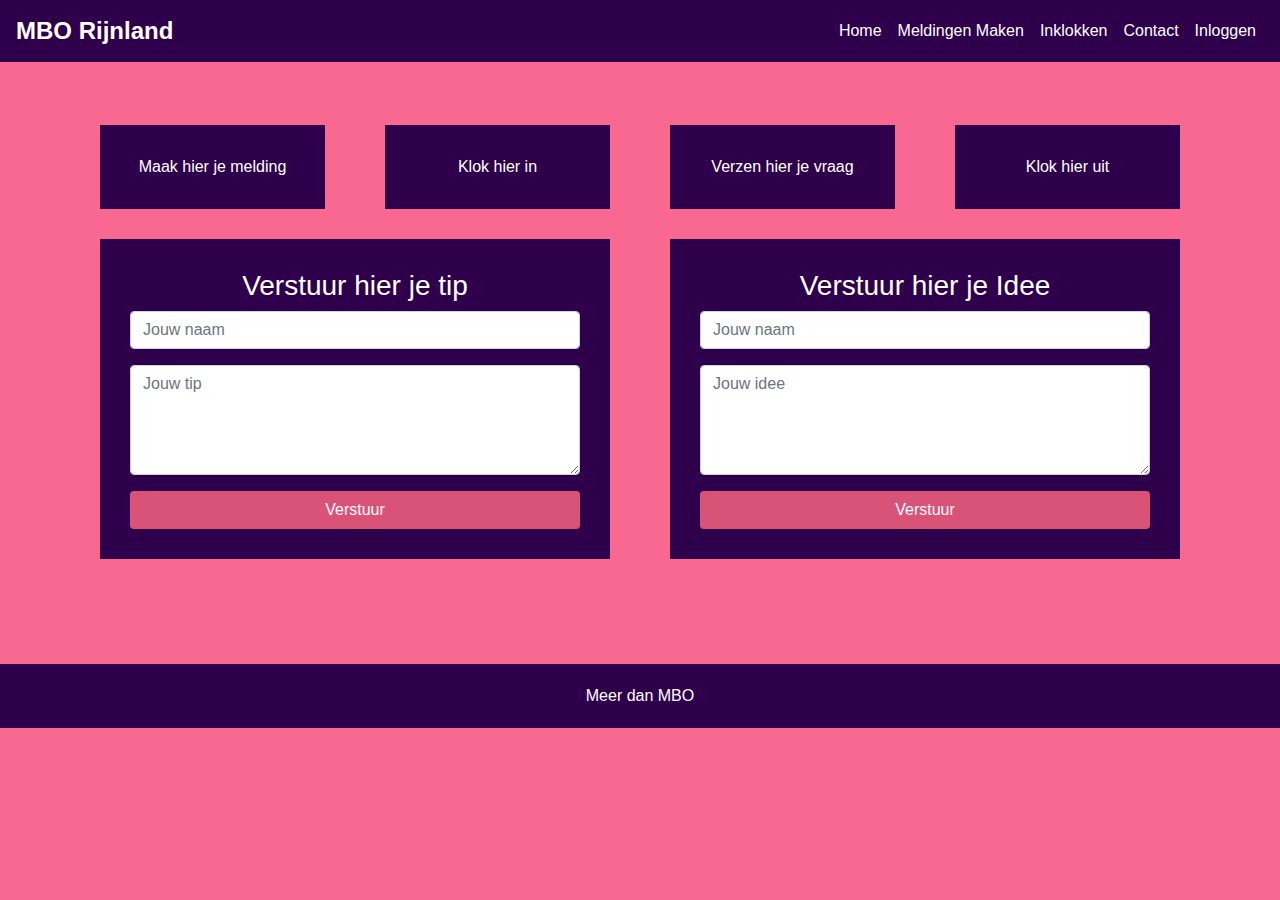
<file: Homepage.html>
<!DOCTYPE html>
<html lang="en">
<head>
    <meta charset="UTF-8">
    <meta name="viewport" content="width=device-width, initial-scale=1.0">
    <title>MBO Rijnland</title>
    <!-- Bootstrap CSS -->
    <link href="https://stackpath.bootstrapcdn.com/bootstrap/4.5.2/css/bootstrap.min.css" rel="stylesheet">

    <style>
        body {
            font-family: Arial, sans-serif;
            background-color: #f86891;
        }

        header {
            background-color: #2e004c;
        }

        .logo {
            font-size: 24px;
            font-weight: bold;
            color: white;
        }

        .menu a {
            color: white !important; /* Zorg dat de tekst wit blijft */
        }

        .menu a:hover {
            color: #d95378 !important; /* Maak de hoverkleur lichter */
        }

        .box {
            background-color: #2e004c;
            color: white;
            text-align: center;
            padding: 30px;
            margin: 15px;
            transition: background-color 0.3s ease;
        }

        .box:hover {
            background-color: #4a2767;
        }

        .box button {
            background-color: #d95378;
            color: white;
            cursor: pointer;
            transition: background-color 0.3s;
            width: 100%;
        }

        .box button:hover {
            background-color: #c34268;
        }

        .footer {
            padding: 20px;
            text-align: center;
            background-color: #2e004c;
            color: white;
            margin-top: 90px;
        }

        .footer:hover {
            background-color: #3b0566;
        }
    </style>
</head>
<body>

    <header>
        <nav class="navbar navbar-expand-lg navbar-dark" style="background-color: #2e004c;">
            <a class="navbar-brand logo" href="#">MBO Rijnland</a>
            <button class="navbar-toggler" type="button" data-toggle="collapse" data-target="#navbarNav" aria-controls="navbarNav" aria-expanded="false" aria-label="Toggle navigation">
                <span class="navbar-toggler-icon"></span>
            </button>
            <div class="collapse navbar-collapse" id="navbarNav">
                <ul class="navbar-nav ml-auto menu">
                    <li class="nav-item">
                        <a class="nav-link" href="#">Home</a>
                    </li>
                    <li class="nav-item">
                        <a class="nav-link" href="#">Meldingen Maken</a>
                    </li>
                    <li class="nav-item">
                        <a class="nav-link" href="#">Inklokken</a>
                    </li>
                    <li class="nav-item">
                        <a class="nav-link" href="#">Contact</a>
                    </li>
                    <li class="nav-item">
                        <a class="nav-link" href="#">Inloggen</a>
                    </li>
                </ul>
            </div>
        </nav>
    </header>

    <div class="container my-5">
        <div class="row">
            <div class="col-md-3 col-sm-6">
                <div class="box">Maak hier je melding</div>
            </div>
            <div class="col-md-3 col-sm-6">
                <div class="box">Klok hier in</div>
            </div>
            <div class="col-md-3 col-sm-6">
                <div class="box">Verzen hier je vraag</div>
            </div>
            <div class="col-md-3 col-sm-6">
                <div class="box">Klok hier uit</div>
            </div>
        </div>

        <div class="row">
            <div class="col-md-6">
                <div class="box">
                    <h3>Verstuur hier je tip</h3>
                    <form action="submit_tip.php" method="post">
                        <input type="text" name="naam" placeholder="Jouw naam" class="form-control mb-3" required>
                        <textarea name="tip" placeholder="Jouw tip" rows="4" class="form-control mb-3" required></textarea>
                        <button type="submit" class="btn">Verstuur</button>
                    </form>
                </div>
            </div>

            <div class="col-md-6">
                <div class="box">
                    <h3>Verstuur hier je Idee</h3>
                    <form action="submit_idee.php" method="post">
                        <input type="text" name="naam" placeholder="Jouw naam" class="form-control mb-3" required>
                        <textarea name="idee" placeholder="Jouw idee" rows="4" class="form-control mb-3" required></textarea>
                        <button type="submit" class="btn">Verstuur</button>
                    </form>
                </div>
            </div>
        </div>
    </div>

    <footer class="footer">
        Meer dan MBO
    </footer>

    <!-- Bootstrap JS, Popper.js, and jQuery -->
    <script src="https://code.jquery.com/jquery-3.5.1.slim.min.js"></script>
    <script src="https://cdn.jsdelivr.net/npm/@popperjs/core@2.9.2/dist/umd/popper.min.js"></script>
    <script src="https://stackpath.bootstrapcdn.com/bootstrap/4.5.2/js/bootstrap.min.js"></script>

</body>
</html>
</file>
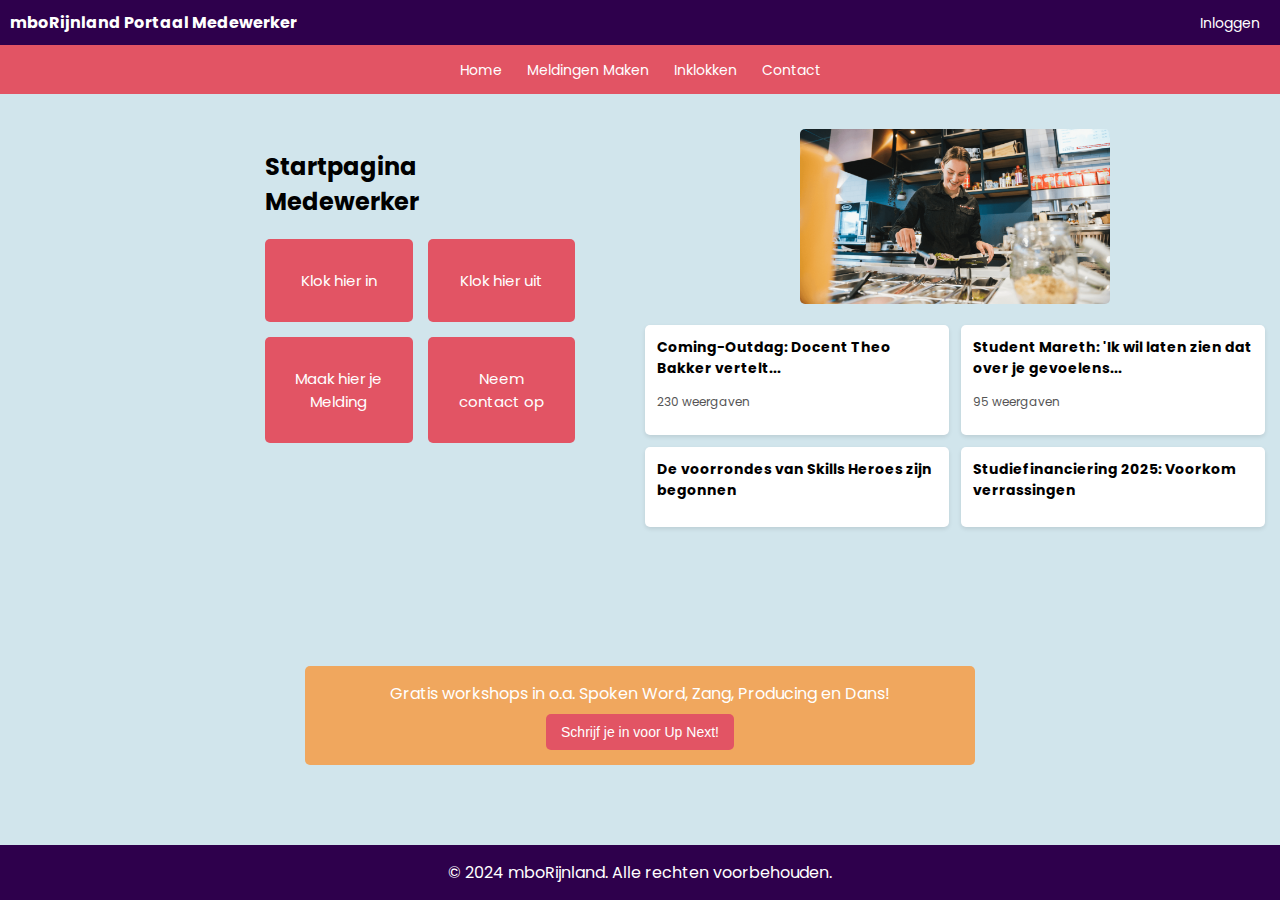
<file: ALA_LMS/HTML/Home.html>
<!DOCTYPE html>
<html lang="nl">
<head>
    <meta charset="UTF-8">
    <meta name="viewport" content="width=device-width, initial-scale=1.0">
    <link rel="stylesheet" href="../Website/CSS/Home.css">
    <title>mboRijnland Portaal Medewerker</title>
</head>
<body>
    <header>
        <h1>mboRijnland Portaal Medewerker</h1>
    </header>
    <nav>
        <ul>
            <li><a href="#">Home</a></li>
            <li><a href="Login.html">Meldingen Maken</a></li>
            <li><a href="../HTML/Login.html">Inklokken</a></li>
            <li><a href="../HTML/Login.html">Contact</a></li>
            <li class="login"><a href="../HTML/Login.html">Inloggen</a></li>
        </ul>
    </nav>

    <article class="container">
        <article class="sidebar">
            <h2>Startpagina Medewerker</h2>
            <article class="grid">
                <article>Klok hier in <a href="Inklokken.html"></a></article>
                <article>Klok hier uit <a href="Inklokken.html"></a></article>
                <article>Maak hier je Melding <a href="meldingen.html"></a></article>
                <article>Neem contact op <a href="contact.html"></a></article>
            </article>
        </article>
        
        <article class="content">
            <!-- New image section -->
            <article class="image-section">
                <img src="../IMGS/medewerker.png" alt="Descriptive Alt Text" />
            </article>

            <!-- News section moved up -->
            <article class="news-section">
                <article>
                    <h3>Coming-Outdag: Docent Theo Bakker vertelt...</h3>
                    <p>230 weergaven</p>
                </article>
                <article>
                    <h3>Student Mareth: 'Ik wil laten zien dat over je gevoelens...</h3>
                    <p>95 weergaven</p>
                </article>
                <article>
                    <h3>De voorrondes van Skills Heroes zijn begonnen</h3>
                </article>
                <article>
                    <h3>Studiefinanciering 2025: Voorkom verrassingen</h3>
                </article>
            </article>
        </article>
    </article>

    <!-- Move the banner here, just above the footer -->
    <article class="banner" style="margin: 80px auto; text-align: center; width: 50%;">
        Gratis workshops in o.a. Spoken Word, Zang, Producing en Dans!<br>
        <button>Schrijf je in voor Up Next!</button>
    </article>

    <footer>
        &copy; 2024 mboRijnland. Alle rechten voorbehouden.
    </footer>
</body>
</html>
</file>
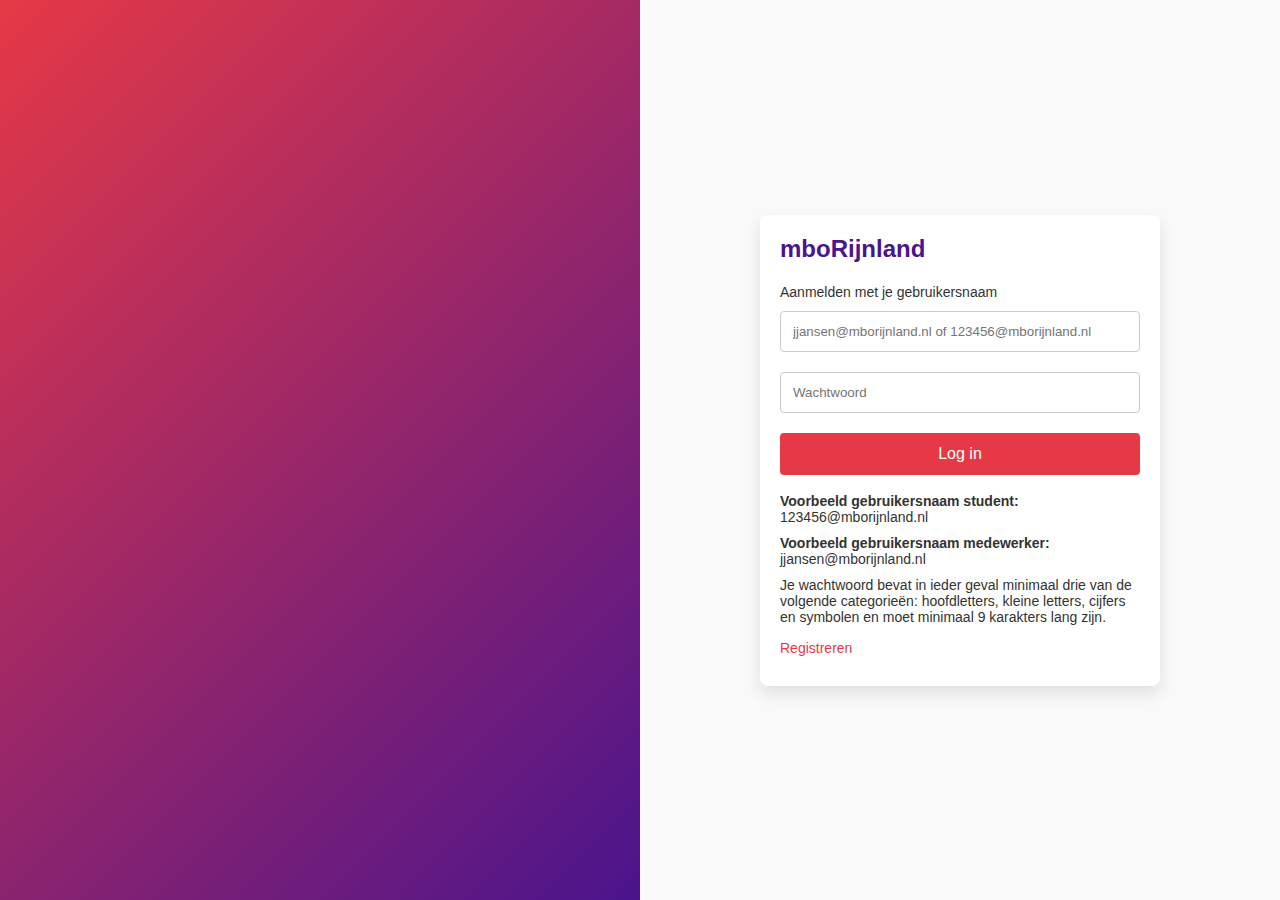
<file: ALA_LMS/HTML/Login.html>
<!DOCTYPE html>
<html lang="nl">
<head>
    <meta charset="UTF-8">
    <meta name="viewport" content="width=device-width, initial-scale=1.0">
    <title>Responsive Login & Registration Page</title>
    <link rel="stylesheet" href="../Website/CSS/Login.css">
</head>
<body>
    <article class="container">
        <article class="left-section"></article>
        <article class="right-section">
            <article class="login-box" id="login-box">
                <h1>mboRijnland</h1>
                <form id="login-form">
                    <label for="username">Aanmelden met je gebruikersnaam</label>
                    <input type="text" id="username" placeholder="jjansen@mborijnland.nl of 123456@mborijnland.nl" required>
                    
                    <input type="password" id="password" placeholder="Wachtwoord" required>
                    
                    <button type="submit">Log in</button>
                </form>
                <br>
                <p><strong>Voorbeeld gebruikersnaam student:</strong> 123456@mborijnland.nl</p>
                <p><strong>Voorbeeld gebruikersnaam medewerker:</strong> jjansen@mborijnland.nl</p>
                <p>Je wachtwoord bevat in ieder geval minimaal drie van de volgende categorieën: hoofdletters, kleine letters, cijfers en symbolen en moet minimaal 9 karakters lang zijn.</p>
                <p><a href="#" id="show-register">Registreren</a></p>
            </article>

            <article class="register-box" id="register-box" style="display: none;">
                <h1>Registreren</h1>
                <form id="registration-form">
                    <label for="new-username">Kies je gebruikersnaam</label>
                    <input type="text" id="new-username" placeholder="Voer je gebruikersnaam in" required>

                    <label for="new-email">E-mail</label>
                    <input type="email" id="new-email" placeholder="Voer je e-mail in" required>

                    <label for="new-password">Kies een wachtwoord</label>
                    <input type="password" id="new-password" placeholder="Wachtwoord" required>

                    <button type="submit">Registreren</button>
                </form>
                <p><a href="#" id="show-login">Terug naar inloggen</a></p>
            </article>
        </article>
    </article>

    <script src="../JS/inloggen.js"></script>
</body>
</html>
</file>
<file: ALA_LMS/Website/CSS/Home.css>
@import url('https://fonts.googleapis.com/css2?family=Poppins:ital,wght@0,100;0,200;0,300;0,400;0,500;0,600;0,700;0,800;0,900&display=swap');

body {
    font-family: 'Poppins', sans-serif; 
    background-color: rgb(209, 229, 236);
    margin: 0;
    padding: 0;
    display: flex;
    flex-direction: column;
    min-height: 100vh; 
}

header {
    background-color: #2e004c;
    padding: 10px;
    color: #fff;
    display: flex;
    justify-content: space-between;
    align-items: center;
}

header h1 {
    font-size: 16px;
    margin: 0;
}

nav {
    background-color: #e25464;
    padding: 12px;
    text-align: center;
}

nav ul {
    list-style-type: none;
    margin: 0;
    padding: 0;
    display: flex;
    justify-content: center;
    gap: 25px;
}

nav ul li {
    display: inline;
}

nav ul li a {
    color: white;
    text-decoration: none;
    font-size: 14px;
}

nav .login {
    position: absolute;
    right: 20px;
    top: 10px;
}

.container {
    display: flex;
    padding: 15px;
    margin-left: 250px; 
    margin-top: 20px; 
    flex: 1;
}

.sidebar {
    flex: 1;
    max-width: 350px;
}

.content {
    flex: 2;
    margin-left: 70px; 
    max-width: 900px;
    font-size: 13px;
}

.grid {
    display: grid;
    grid-template-columns: repeat(2, 1fr);
    gap: 15px;
}

.grid article {
    background-color: #e25464;
    color: white;
    padding: 30px; 
    text-align: center;
    border-radius: 5px;
    font-size: 15px; 
}

.grid article:hover {
    background-color: #cc4653;
}

.image-section {
    text-align: center;          /* Center the image */
    margin-bottom: 15px;        /* Space between image and news section */
}

.image-section img {
    max-width: 50%;            /* Adjust the max-width to control the size */
    height: auto;               /* Maintain aspect ratio */
    border-radius: 5px;         /* Optional: rounded corners for the image */
}

.news-section {
    display: grid;
    grid-template-columns: 1fr 1fr;
    gap: 12px;
}

.news-section article {
    background-color: #fff;
    padding: 12px;
    border-radius: 5px;
    box-shadow: 0 2px 4px rgba(0,0,0,0.1);
}

.news-section article h3 {
    font-size: 14px;
    margin-top: 0;
}

.news-section article p {
    font-size: 12px;
    color: #555;
}

.banner {
    background-color: #f0a75e;  /* Banner background color */
    padding: 15px;              /* Padding for the banner */
    border-radius: 5px;         /* Rounded corners */
    color: white;               /* Text color */
    font-size: 16px;            /* Font size */
    text-align: center;         /* Center the text */
    margin: 80px auto;          /* Set margin to a higher value to push the banner even lower */
    width: 50%;                  /* Set the width of the banner to 50% */
}

.banner button {
    padding: 10px 15px;
    background-color: #e25464;
    border: none;
    color: white;
    margin-top: 8px;
    border-radius: 5px;
    cursor: pointer;
    font-size: 14px; 
}

.banner button:hover {
    background-color: #cc4653;
}

footer {
    background-color: #2e004c;
    color: white;
    text-align: center;
    padding: 15px;
    margin-top: auto; 
}
</file>
<file: ALA_LMS/Website/CSS/Login.css>
/* CSS/Login.css */
* {
    margin: 0;
    padding: 0;
    box-sizing: border-box;
}

body {
    font-family: Arial, sans-serif;
    height: 100vh;
    display: flex;
    justify-content: center;
    align-items: center;
    background-color: #fff;
}

.container {
    display: flex;
    width: 100%;
    height: 100vh;
}

.left-section {
    background: linear-gradient(135deg, #e63946, #4a148c);
    width: 50%;
}

.right-section {
    background-color: #f9f9f9;
    width: 50%;
    display: flex;
    justify-content: center;
    align-items: center;
}

.login-box,
.register-box {
    max-width: 400px;
    width: 100%;
    padding: 20px;
    background-color: white;
    border-radius: 8px;
    box-shadow: 0px 8px 16px rgba(0, 0, 0, 0.1);
    text-align: left;
}

h1 {
    color: #4a148c;
    font-size: 24px;
    margin-bottom: 20px;
}

label,
p {
    margin-bottom: 10px;
    color: #333;
    font-size: 14px;
}

input[type="text"],
input[type="email"],
input[type="password"] {
    width: 100%;
    padding: 12px;
    margin: 10px 0;
    border: 1px solid #ccc;
    border-radius: 4px;
}

button {
    width: 100%;
    padding: 12px;
    background-color: #e63946;
    color: white;
    border: none;
    border-radius: 4px;
    font-size: 16px;
    cursor: pointer;
    margin-top: 10px;
}

button:hover {
    background-color: #c42739;
}

a {
    display: block;
    margin-top: 15px;
    color: #e63946;
    text-decoration: none;
    font-size: 14px;
}

a:hover {
    text-decoration: underline;
}

/* Responsive Design */
@media (max-width: 768px) {
    .container {
        flex-direction: column;
    }

    .left-section,
    .right-section {
        width: 100%;
        height: 50vh;
    }

    .login-box,
    .register-box {
        padding: 15px;
    }
}
</file>
